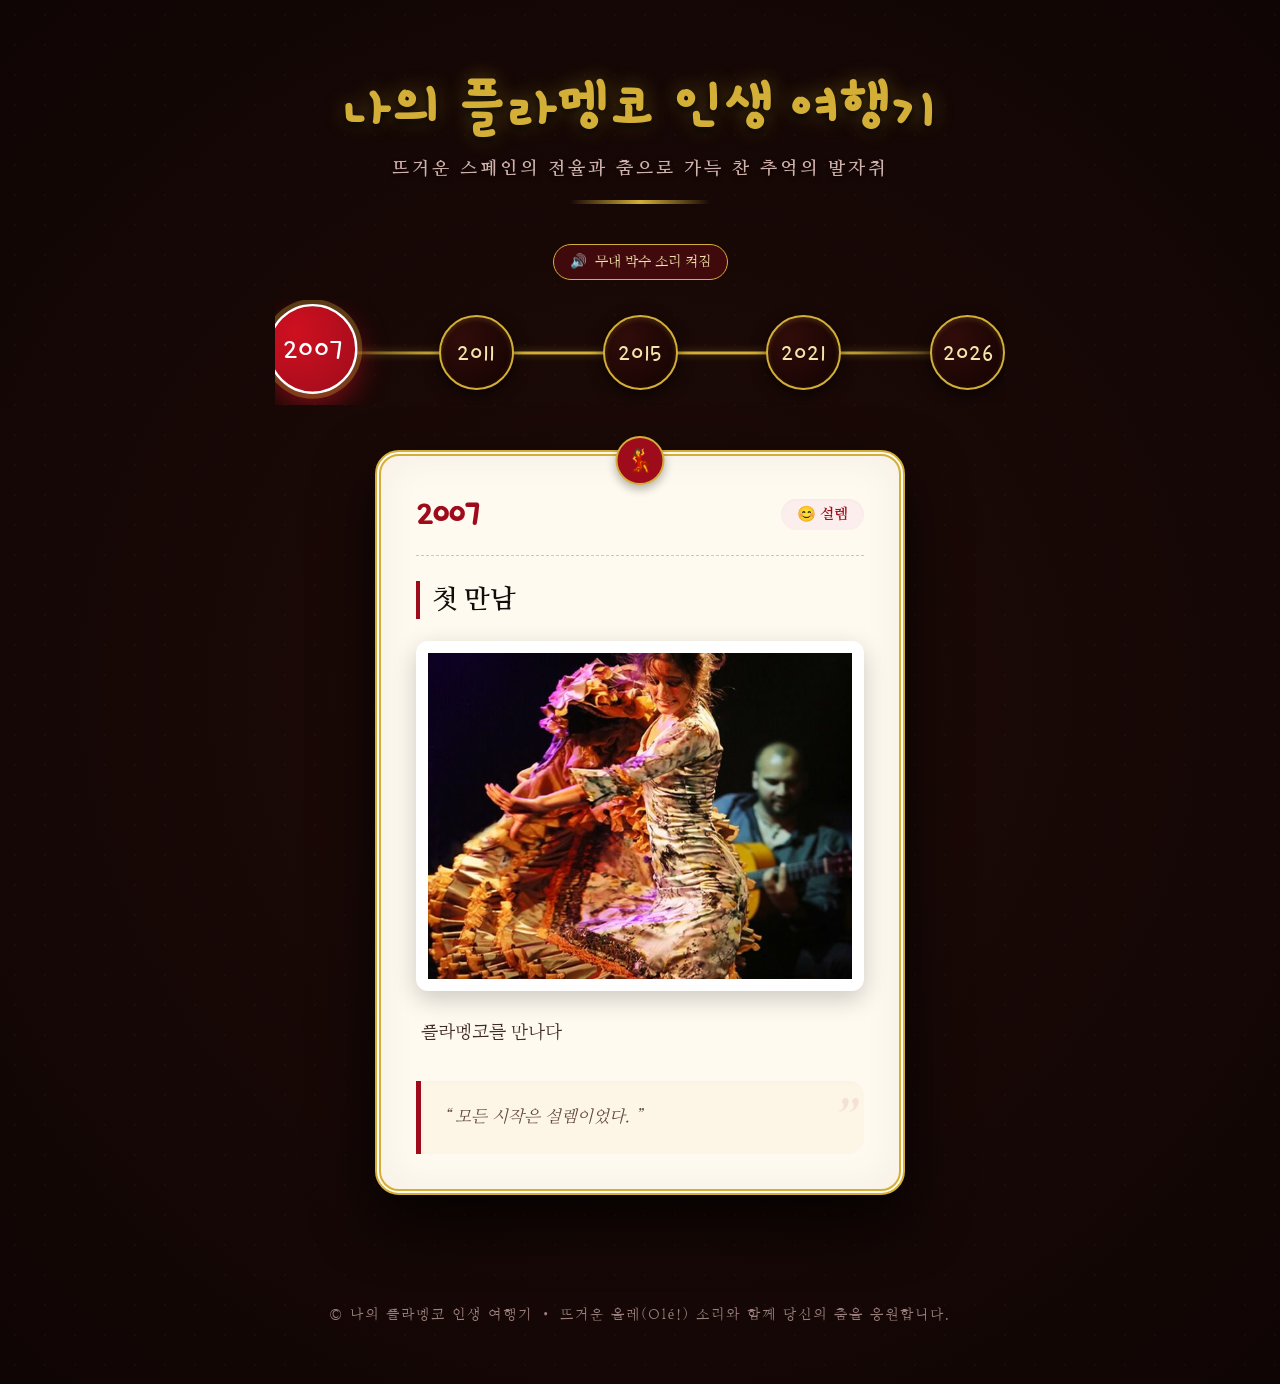
<file: ahnjh/index.html>
<!DOCTYPE html>
<html lang="ko">
<head>
    <meta charset="UTF-8">
    <meta name="viewport" content="width=device-width, initial-scale=1.0">
    <title>나의 플라멩코 인생 여행기</title>
    <style>
        /* 구글 웹폰트 불러오기 (한글 명조체 및 감성 서체) */
        @import url('https://fonts.googleapis.com/css2?family=Cinzel:wght@600;800&family=Gamja+Flower&family=Nanum+Myeongjo:wght@400;700&display=swap');

        /* 스타일 변수 정의 (강렬하고 매혹적인 플라멩코 테마) */
        :root {
            --stage-dark: #0f0504;      /* 깊고 어두운 극장 무대 배경 블랙 */
            --flamenco-red: #9e0c1b;    /* 정열의 카민 레드 */
            --flamenco-crimson: #cf1020;/* 스포트라이트를 받는 선명한 크림슨 */
            --gold-accent: #d4af37;     /* 고급스러운 스페인풍 골드 테두리 */
            --gold-light: #f3e5ab;      /* 부드러운 골드 셰이드 */
            --paper-warm: #fffaf0;      /* 무대 조명을 받는 따뜻한 아이보리 양장지 */
            --text-dark: #2a1512;       /* 가독성 높은 딥 브라운 블랙 */
            --text-light: #ebd0cc;      /* 어두운 배경 위의 고급스러운 라이트 핑크/베이지 */
        }

        * {
            box-sizing: border-box;
            margin: 0;
            padding: 0;
        }

        body {
            font-family: 'Nanum Myeongjo', serif;
            background: radial-gradient(circle at center, #1f0b08 0%, var(--stage-dark) 100%);
            color: var(--text-light);
            min-height: 100vh;
            display: flex;
            flex-direction: column;
            align-items: center;
            padding: 20px;
            overflow-x: hidden;
            position: relative;
        }

        /* 배경 데코레이션 레이스 패턴 */
        body::before {
            content: '';
            position: absolute;
            top: 0; left: 0; right: 0; bottom: 0;
            background-image: radial-gradient(rgba(212, 175, 55, 0.04) 1px, transparent 1px);
            background-size: 30px 30px;
            pointer-events: none;
            z-index: 1;
        }

        /* 헤더 스타일링 (오페라 하우스 커튼 뒤 무대 타이틀 감성) */
        header {
            text-align: center;
            margin-top: 50px;
            margin-bottom: 40px;
            z-index: 10;
            position: relative;
        }

        header h1 {
            font-family: 'Gamja Flower', cursive;
            font-size: 3.8rem;
            color: var(--gold-accent);
            text-transform: uppercase;
            letter-spacing: 1px;
            margin-bottom: 12px;
            text-shadow: 0px 4px 10px rgba(0, 0, 0, 0.9), 0px 0px 20px rgba(212, 175, 55, 0.4);
            animation: pulseTitle 3s infinite alternate;
        }

        @keyframes pulseTitle {
            0% { text-shadow: 0px 4px 10px rgba(0, 0, 0, 0.9), 0px 0px 10px rgba(212, 175, 55, 0.3); }
            100% { text-shadow: 0px 4px 15px rgba(0, 0, 0, 0.9), 0px 0px 30px rgba(212, 175, 55, 0.7); }
        }

        header p {
            font-size: 1.1rem;
            color: #d1b1ab;
            letter-spacing: 3px;
            font-weight: bold;
            text-shadow: 0px 2px 4px rgba(0,0,0,0.5);
        }

        /* 사운드 활성화 토글 탑 바 */
        .sound-toggle-bar {
            margin-bottom: 20px;
            z-index: 10;
        }

        .sound-btn {
            background: rgba(158, 12, 27, 0.3);
            border: 1px solid var(--gold-accent);
            color: var(--gold-light);
            padding: 8px 16px;
            border-radius: 20px;
            font-size: 0.85rem;
            cursor: pointer;
            display: flex;
            align-items: center;
            gap: 8px;
            transition: all 0.3s ease;
            font-family: 'Nanum Myeongjo', serif;
        }

        .sound-btn:hover {
            background: var(--flamenco-red);
            color: #fff;
            box-shadow: 0 0 10px rgba(212, 175, 55, 0.5);
        }

        /* 골드 테두리 장식 라인 */
        .header-line {
            width: 140px;
            height: 4px;
            background: linear-gradient(90deg, transparent, var(--gold-accent), transparent);
            margin: 20px auto 0 auto;
        }

        /* 타임라인 영역 */
        .timeline-wrapper {
            position: relative;
            width: 100%;
            max-width: 750px;
            margin-bottom: 45px;
            padding: 0 10px;
            z-index: 10;
        }

        /* 골드 장식 타임라인 스트랩 */
        .timeline-line {
            position: absolute;
            top: 50%;
            left: 40px;
            right: 40px;
            height: 3px;
            background: linear-gradient(90deg, transparent, var(--gold-accent) 20%, var(--gold-accent) 80%, transparent);
            z-index: 1;
            transform: translateY(-50%);
            box-shadow: 0 0 8px rgba(212, 175, 55, 0.4);
        }

        .timeline-container {
            display: flex;
            justify-content: space-between;
            align-items: center;
            position: relative;
            z-index: 2;
            overflow-x: auto;
            scrollbar-width: none; /* 파이어폭스 스크롤 숨김 */
            padding: 15px 0;
            gap: 15px;
        }

        .timeline-container::-webkit-scrollbar {
            display: none; /* 크롬/사파리 스크롤 숨김 */
        }

        /* 플라멩코 왁스 씰/장미 느낌의 라운드 버튼 */
        .year-btn {
            font-family: 'Gamja Flower', cursive;
            font-size: 1.7rem;
            background: radial-gradient(circle at 30% 30%, #300c09, #120302);
            border: 2px solid var(--gold-accent);
            color: var(--gold-light);
            width: 75px;
            height: 75px;
            border-radius: 50%;
            cursor: pointer;
            transition: all 0.4s cubic-bezier(0.175, 0.885, 0.32, 1.275);
            box-shadow: 0 5px 15px rgba(0, 0, 0, 0.6), inset 0 2px 5px rgba(212,175,55,0.2);
            display: flex;
            align-items: center;
            justify-content: center;
            flex-shrink: 0;
        }

        .year-btn:hover {
            transform: scale(1.15) translateY(-5px);
            background: radial-gradient(circle at 30% 30%, var(--flamenco-crimson), #50040a);
            border-color: #fff;
            color: #fff;
            box-shadow: 0 8px 25px rgba(207, 16, 32, 0.5);
        }

        .year-btn.active {
            background: radial-gradient(circle at 30% 30%, var(--flamenco-crimson), var(--flamenco-red));
            border-color: #fff;
            color: #fff;
            transform: scale(1.2) translateY(-3px);
            box-shadow: 0 0 0 4px rgba(212, 175, 55, 0.3), 0 10px 25px rgba(207, 16, 32, 0.6);
        }

        /* 앨범 카드 컨테이너 */
        .card-container {
            width: 100%;
            max-width: 530px;
            margin-bottom: 70px;
            z-index: 10;
        }

        /* 고급 극장 팜플렛 / 액자 프레임 감성 카드 */
        .memory-card {
            background: var(--paper-warm);
            border-radius: 24px;
            box-shadow: 0 25px 60px rgba(0, 0, 0, 0.8), inset 0 0 40px rgba(42, 21, 18, 0.05);
            border: 6px double var(--gold-accent); /* 골드 이중 액자 프레임 */
            padding: 35px;
            display: none; 
            animation: cardStageUp 0.8s cubic-bezier(0.19, 1, 0.22, 1) forwards;
            position: relative;
            color: var(--text-dark);
        }

        /* 플라멩코 장미 수놓은 무늬 씰 데코레이션 */
        .memory-card::before {
            content: '💃';
            position: absolute;
            top: -20px;
            left: 50%;
            transform: translateX(-50%);
            width: 45px;
            height: 45px;
            background: var(--flamenco-red);
            border: 2px solid var(--gold-accent);
            border-radius: 50%;
            display: flex;
            align-items: center;
            justify-content: center;
            font-size: 1.4rem;
            box-shadow: 0 4px 10px rgba(0,0,0,0.3);
            z-index: 15;
        }

        /* 카드 등장 특수 효과 */
        @keyframes cardStageUp {
            0% {
                opacity: 0;
                transform: translateY(50px) scale(0.95) rotate(-1deg);
            }
            100% {
                opacity: 1;
                transform: translateY(0) scale(1) rotate(0deg);
            }
        }

        /* 카드 헤더 */
        .card-header {
            display: flex;
            justify-content: space-between;
            align-items: center;
            margin-bottom: 25px;
            border-bottom: 1.5px dashed rgba(166, 43, 43, 0.3);
            padding-bottom: 18px;
        }

        .card-year {
            font-family: 'Gamja Flower', cursive;
            font-size: 2.3rem;
            color: var(--flamenco-red);
            font-weight: bold;
            letter-spacing: -1px;
        }

        .card-emotion {
            background-color: #fceeed;
            padding: 6px 16px;
            border-radius: 30px;
            font-size: 0.95rem;
            color: var(--flamenco-red);
            font-weight: bold;
            border: 1px solid var(--accent-border);
            box-shadow: inset 0 1px 3px rgba(0,0,0,0.03);
        }

        /* 카드 제목 */
        .card-title {
            font-family: 'Nanum Myeongjo', serif;
            font-weight: 700;
            font-size: 1.7rem;
            color: #120c0b;
            margin-bottom: 22px;
            line-height: 1.4;
            letter-spacing: -0.5px;
            border-left: 4px solid var(--flamenco-red);
            padding-left: 12px;
        }

        /* 폴라로이드 사진 가죽 프레임 스타일 */
        .card-image-box {
            width: 100%;
            height: 350px;
            background-color: #1a100f;
            border-radius: 12px;
            overflow: hidden;
            margin-bottom: 25px;
            border: 12px solid #fff;
            box-shadow: inset 0 0 15px rgba(0,0,0,0.8), 0 8px 25px rgba(0,0,0,0.2);
            position: relative;
        }

        .card-image-box img {
            width: 100%;
            height: 100%;
            object-fit: cover;
            transition: transform 0.8s cubic-bezier(0.19, 1, 0.22, 1);
        }

        .card-image-box:hover img {
            transform: scale(1.08) rotate(1deg); /* 극적인 포커스 효과 */
        }

        /* 감성 스토리 폰트 및 구조 */
        .card-story {
            font-family: 'Nanum Myeongjo', serif;
            font-size: 1.15rem;
            line-height: 1.9;
            color: #3e2a26;
            margin-bottom: 30px;
            text-align: justify;
            white-space: pre-line;
            padding: 0 5px;
        }

        /* 플라멩코 무대의 격조 높은 명언 */
        .card-quote {
            background-color: #fdf5e6;
            border-left: 5px solid var(--flamenco-red);
            padding: 22px;
            margin: 0;
            font-style: italic;
            color: #5c433e;
            line-height: 1.7;
            font-size: 1.05rem;
            border-radius: 0 15px 15px 0;
            position: relative;
            box-shadow: inset 2px 2px 5px rgba(0,0,0,0.02);
        }

        .card-quote::after {
            content: '”';
            font-family: 'Cinzel', serif;
            position: absolute;
            bottom: -15px;
            right: 15px;
            font-size: 4.5rem;
            color: rgba(158, 12, 27, 0.08);
            line-height: 1;
        }

        /* 푸터 장식 */
        footer {
            margin-top: auto;
            padding: 40px 20px;
            text-align: center;
            font-size: 0.9rem;
            color: #9c807b;
            letter-spacing: 2px;
            z-index: 10;
        }

        /* 모바일 최적화 미디어 쿼리 */
        @media (max-width: 600px) {
            header h1 {
                font-size: 2.8rem;
            }

            .timeline-line {
                display: none; /* 터치 스크롤에 맞추어 보강 */
            }

            .timeline-container {
                justify-content: flex-start;
                padding: 10px 15px;
                background-color: rgba(0, 0, 0, 0.4);
                border: 1px solid rgba(212, 175, 55, 0.2);
                border-radius: 50px;
            }

            .year-btn {
                font-size: 1.4rem;
                width: 65px;
                height: 65px;
            }

            .card-image-box {
                height: 270px;
            }

            .card-title {
                font-size: 1.4rem;
            }

            .card-story {
                font-size: 1.05rem;
            }
        }
    </style>
</head>
<body>

    <header>
        <h1>나의 플라멩코 인생 여행기</h1>
        <p>뜨거운 스페인의 전율과 춤으로 가득 찬 추억의 발자취</p>
        <div class="header-line"></div>
    </header>

    <!-- 인터랙티브 사운드 기능 제어 -->
    <div class="sound-toggle-bar">
        <button class="sound-btn" id="soundBtn" onclick="toggleSound()">
            <span id="soundIcon">🔊</span> <span id="soundText">무대 박수 소리 켜짐</span>
        </button>
    </div>

    <!-- 타임라인 조작기 -->
    <div class="timeline-wrapper">
        <div class="timeline-line"></div>
        <div class="timeline-container" id="timelineButtons"></div>
    </div>

    <!-- 추억 카드 출력판 -->
    <div class="card-container">
        <div class="memory-card" id="memoryCard">
            <div class="card-header">
                <span class="card-year" id="resYear">2007</span>
                <span class="card-emotion" id="resEmotion">😊 설렘</span>
            </div>
            <h2 class="card-title" id="resTitle">첫 만남</h2>
            <div class="card-image-box">
                <!-- 사용자의 실제 이미지 파일명을 렌더링하고, 미발견 시 감명 깊고 화려한 고품질 백업 춤사위 이미지로 대체 -->
                <img id="resImg" src="" alt="추억 사진" onerror="handleImageError(this)">
            </div>
            <p class="card-story" id="resStory">이야기가 들어가는 자리입니다.</p>
            <blockquote class="card-quote" id="resQuote">명언이 들어가는 자리입니다.</blockquote>
        </div>
    </div>

    <footer>
        <p>© 나의 플라멩코 인생 여행기 • 뜨거운 올레(Olé!) 소리와 함께 당신의 춤을 응원합니다.</p>
    </footer>

    <script>
        // 업로드해주신 Excel 데이터를 완벽히 매칭한 데이터 구조 (최종 수정 반영)
        const memoryData = [
            {
                year: 2007,
                title: '첫 만남',
                story: '플라멩코를 만나다 ',
                emotion: '😊 설렘',
                imgFile: '2007.jpg',
                // 플라멩코 춤선과 드레스의 매혹적인 움직임
                backupImg: 'https://images.unsplash.com/photo-1508700115892-45ecd05ae2ad?auto=format&fit=crop&q=80&w=800',
                quote: '모든 시작은 설렘이었다.'
            },
            {
                year: 2011,
                title: '세비야를 가다',
                story: '새로운 꿈을 향해 내딛었다',
                emotion: '❤️ 행복',
                imgFile: '2011.jpg',
                // 안달루시아 세비야 광장의 정취와 댄서의 실루엣
                backupImg: 'https://images.unsplash.com/photo-1558008258-3256797b43f3?auto=format&fit=crop&q=80&w=800',
                quote: '모든 것이 마냥 좋기만 했다.'
            },
            {
                year: 2015,
                title: '무용수 안주희',
                story: '내이름을 걸고 춤추기 시작했다',
                emotion: '😄 기대',
                imgFile: '2015.jpg',
                // 조명 아래 정열을 쏟아내는 아름다운 플라멩코 댄서
                backupImg: 'https://images.unsplash.com/photo-1516450360452-9312f5e86fc7?auto=format&fit=crop&q=80&w=800',
                quote: '도전은 새로운 세상을 연다.'
            },
            {
                year: 2021,
                title: '스튜디오루나',
                story: '대구와 서울에 플라멩코 스튜디오를 열다',
                emotion: '😅 긴장',
                imgFile: '2021.jpg',
                // 따뜻한 조명 아래 마룻바닥과 춤을 준비하는 스튜디오 무드
                backupImg: 'https://images.unsplash.com/photo-1508847154043-be12a327dc6f?auto=format&fit=crop&q=80&w=800',
                quote: '그들 또한 나의 스승이다.'
            },
            {
                year: 2026,
                title: '플라멩코 굿판',
                story: '플라멩코? 굿? 내가 딛고 있는 이땅에서 나의 플라멩코 씨앗을 틔어본다',
                emotion: '집중',
                imgFile: '2026.jpg',
                // 동양의 기운과 열정적인 붉은 춤사위가 어우러진 신비한 예술적 공연
                backupImg: 'https://images.unsplash.com/photo-1460723237483-7a6dc9d0b212?auto=format&fit=crop&q=80&w=800',
                quote: '두려움은 우리가 올바른 방향으로 가고 있다는 신호다'
            }
        ];

        // 가상 오디오 효과 및 설정
        let soundEnabled = true;
        let audioCtx = null;

        function toggleSound() {
            soundEnabled = !soundEnabled;
            const icon = document.getElementById('soundIcon');
            const text = document.getElementById('soundText');
            if (soundEnabled) {
                icon.textContent = '🔊';
                text.textContent = '무대 박수 소리 켜짐';
            } else {
                icon.textContent = '🔇';
                text.textContent = '소리 꺼짐';
            }
        }

        // Web Audio API를 활용한 가상 'Palmas'(손뼉/캐스터네츠) 소리 합성 엔진
        function playFlamencoSound() {
            if (!soundEnabled) return;
            
            try {
                if (!audioCtx) {
                    audioCtx = new (window.AudioContext || window.webkitAudioContext)();
                }
                
                // 오디오 콘텍스트가 정지 상태일 시 재개
                if (audioCtx.state === 'suspended') {
                    audioCtx.resume();
                }

                // 1. 단단한 목재 캐스터네츠/나무 박수 타격음 합성
                const osc = audioCtx.createOscillator();
                const gain = audioCtx.createGain();
                const filter = audioCtx.createBiquadFilter();

                osc.type = 'triangle';
                osc.frequency.setValueAtTime(800, audioCtx.currentTime);
                osc.frequency.exponentialRampToValueAtTime(80, audioCtx.currentTime + 0.1);

                // 고음역대 노이즈처럼 맑게 걸러내어 타격감 부여
                filter.type = 'bandpass';
                filter.frequency.value = 1000;
                filter.Q.value = 1.2;

                gain.gain.setValueAtTime(0.6, audioCtx.currentTime);
                gain.gain.exponentialRampToValueAtTime(0.01, audioCtx.currentTime + 0.12);

                osc.connect(filter);
                filter.connect(gain);
                gain.connect(audioCtx.destination);

                osc.start();
                osc.stop(audioCtx.currentTime + 0.15);

                // 2. 약간의 딜레이를 두고 울리는 플라멩코 손뼉 잔향 (두 손바닥의 마찰음)
                setTimeout(() => {
                    const osc2 = audioCtx.createOscillator();
                    const gain2 = audioCtx.createGain();
                    osc2.type = 'sine';
                    osc2.frequency.setValueAtTime(600, audioCtx.currentTime);
                    osc2.frequency.exponentialRampToValueAtTime(120, audioCtx.currentTime + 0.08);

                    gain2.gain.setValueAtTime(0.3, audioCtx.currentTime);
                    gain2.gain.exponentialRampToValueAtTime(0.01, audioCtx.currentTime + 0.1);

                    osc2.connect(gain2);
                    gain2.connect(audioCtx.destination);
                    osc2.start();
                    osc2.stop(audioCtx.currentTime + 0.1);
                }, 40);

            } catch (e) {
                console.log("Audio play blocked or not supported by browser security policy.");
            }
        }

        const buttonsContainer = document.getElementById('timelineButtons');
        const card = document.getElementById('memoryCard');

        // 카드 하부 바인딩 DOM 정의
        const resYear = document.getElementById('resYear');
        const resEmotion = document.getElementById('resEmotion');
        const resTitle = document.getElementById('resTitle');
        const resImg = document.getElementById('resImg');
        const resStory = document.getElementById('resStory');
        const resQuote = document.getElementById('resQuote');

        // 1. 연도 버튼 동적 선언
        memoryData.forEach((data, index) => {
            const btn = document.createElement('button');
            btn.className = 'year-btn';
            btn.textContent = data.year;
            btn.onclick = () => {
                playFlamencoSound();
                showMemory(data, btn);
            };
            buttonsContainer.appendChild(btn);

            // 초기 페이지 진입 시 2007년 카드 활성화
            if(index === 0) {
                showMemory(data, btn);
            }
        });

        // 2. 이미지 에러 핸들러 (사용자 로컬 사진 파일이 미처 폴더에 담기지 않았을 때, 완벽히 테마에 맞는 고화질 플라멩코 백업 이미지로 보완)
        function handleImageError(imageElement) {
            const currentYear = parseInt(resYear.textContent);
            const foundData = memoryData.find(d => d.year === currentYear);
            if (foundData && imageElement.src !== foundData.backupImg) {
                imageElement.src = foundData.backupImg;
            }
        }

        // 3. 타임라인 체인징 핸들러 함수
        function showMemory(data, targetButton) {
            // 버튼 액티브 클래스 조율
            document.querySelectorAll('.year-btn').forEach(b => b.classList.remove('active'));
            targetButton.classList.add('active');

            // 극적인 팜플렛 전환 효과를 위해 임시 숨김 후 표시
            card.style.display = 'none';
            
            // 데이터 매칭 및 감정 라벨 꾸미기
            resYear.textContent = data.year;
            resEmotion.textContent = data.emotion;
            resTitle.textContent = data.title;
            resStory.textContent = data.story;
            resQuote.textContent = `“ ${data.quote} ”`;
            
            // 사용자의 로컬 전용 이미지 주소 설정 (예: 2007.jpg, 2026.jpg 등)
            resImg.src = data.imgFile;

            // 브라우저 렌더링 주기에 맞춰 스포트라이트 열기 애니메이션 효과 재실행
            setTimeout(() => {
                card.style.display = 'block';
            }, 25);
        }
    </script>
</body>
</html>
</file>
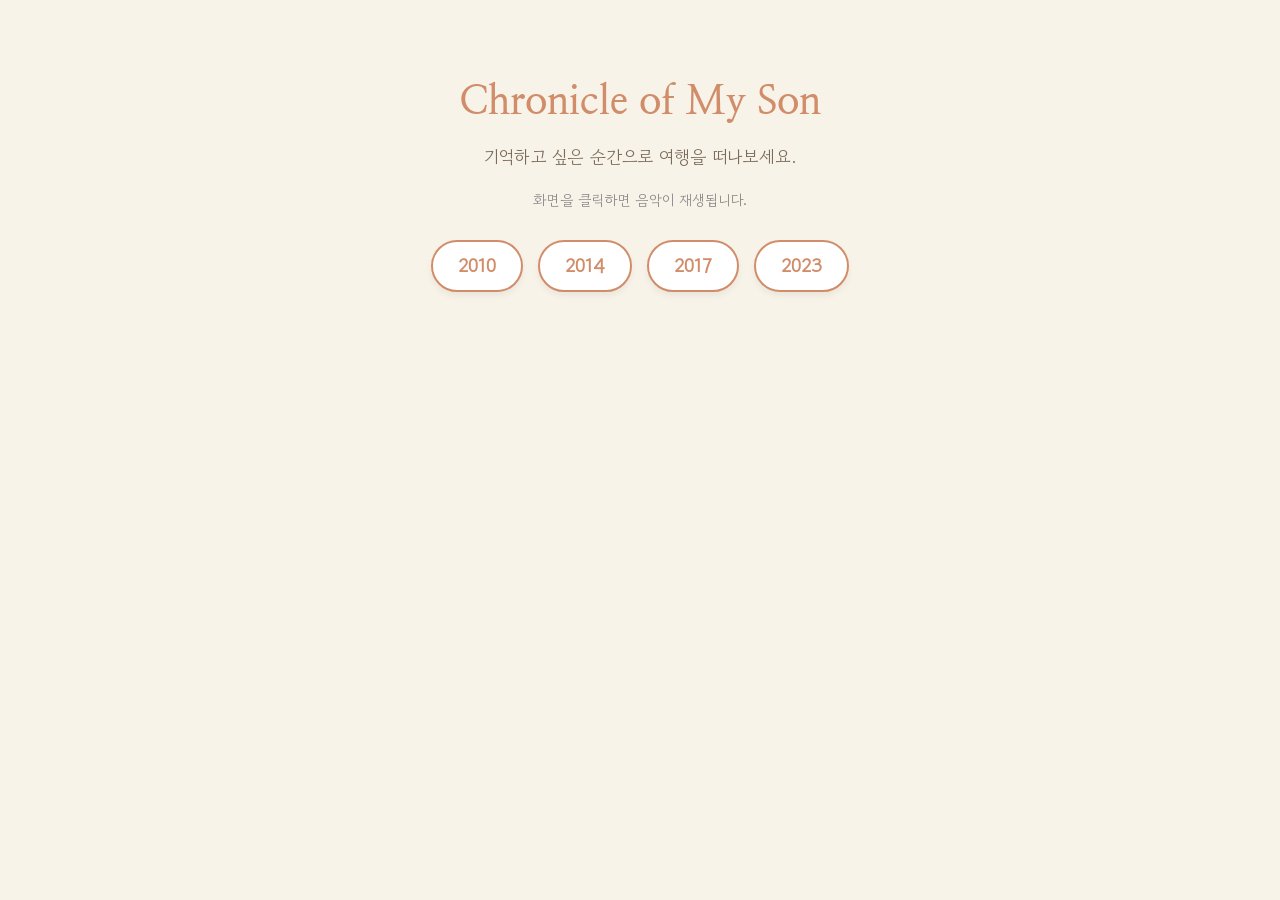
<file: banges/index.html>
<!DOCTYPE html>
<html lang="ko">
<head>
    <meta charset="UTF-8">
    <meta name="viewport" content="width=device-width, initial-scale=1.0">
    <title>Chronicle of My Son</title>
    <link rel="preconnect" href="https://fonts.googleapis.com">
    <link rel="preconnect" href="https://fonts.gstatic.com" crossorigin>
    <link href="https://fonts.googleapis.com/css2?family=Gowun+Dodum&family=Nanum+Myeongjo:wght@400;700&display=swap" rel="stylesheet">
    
    <style>
        :root {
            --bg-color: #f7f3e8;
            --point-color: #d18d6a;
            --text-main: #4a3f35;
            --text-sub: #7a6a5a;
        }

        body {
            margin: 0;
            padding: 0;
            background-color: var(--bg-color);
            background-image: url('https://www.transparenttextures.com/patterns/cream-paper.png');
            font-family: 'Gowun Dodum', sans-serif;
            color: var(--text-main);
            display: flex;
            flex-direction: column;
            align-items: center;
            min-height: 100vh;
        }

        header { text-align: center; margin-top: 50px; margin-bottom: 30px; }
        header h1 { font-family: 'Nanum Myeongjo', serif; font-size: 2.5rem; color: var(--point-color); margin-bottom: 10px; }
        header p { color: var(--text-sub); font-size: 1.1rem; }

        .year-container { display: flex; gap: 15px; flex-wrap: wrap; justify-content: center; margin-bottom: 40px; max-width: 800px; }

        .year-btn {
            background-color: #fff;
            border: 2px solid var(--point-color);
            color: var(--point-color);
            padding: 10px 25px;
            border-radius: 30px;
            font-family: 'Gowun Dodum', sans-serif;
            font-size: 1.2rem;
            font-weight: bold;
            cursor: pointer;
            transition: all 0.3s ease;
            box-shadow: 0 4px 6px rgba(0,0,0,0.05);
        }

        .year-btn:hover, .year-btn.active {
            background-color: var(--point-color);
            color: #fff;
            transform: translateY(-3px);
        }

        .card-container { width: 100%; max-width: 600px; display: none; opacity: 0; transform: translateY(20px); transition: all 0.5s ease-in-out; padding: 0 20px; box-sizing: border-box; }
        .card-container.show { display: block; opacity: 1; transform: translateY(0); }
        .album-card { background: #fff; padding: 25px; border-radius: 10px; box-shadow: 0 10px 25px rgba(0,0,0,0.08); }

        .polaroid { background-color: #fff; padding: 15px 15px 40px 15px; box-shadow: 0 4px 10px rgba(0,0,0,0.1); margin-bottom: 25px; transform: rotate(-2deg); }
        .polaroid img { width: 100%; height: 350px; object-fit: cover; background-color: #ececec; }
        .polaroid-title { text-align: center; font-family: 'Nanum Myeongjo', serif; font-weight: bold; margin-top: 10px; }

        .content-area { text-align: center; }
        .emotion-badge { display: inline-block; background-color: #f0e6d2; padding: 5px 15px; border-radius: 20px; margin-bottom: 15px; }
        .story { font-size: 1.2rem; line-height: 1.6; margin-bottom: 20px; }
        .quote { font-family: 'Nanum Myeongjo', serif; color: var(--text-sub); padding: 15px; border-top: 1px dashed #dcb8a3; }
        
        #music-notice { margin-top: 20px; font-size: 0.9rem; color: #888; }
    </style>
</head>
<body>

    <header>
        <h1>Chronicle of My Son</h1>
        <p>기억하고 싶은 순간으로 여행을 떠나보세요.</p>
        <div id="music-notice">화면을 클릭하면 음악이 재생됩니다.</div>
    </header>

    <div class="year-container" id="yearButtons"></div>
    <div class="card-container" id="cardContainer">
        <div class="album-card" id="albumCard"></div>
    </div>

    <!-- 오디오 태그: 업로드하신 파일 적용 -->
    <audio id="bgMusic" loop>
        <source src="Alan Walker - Faded.mp3" type="audio/mpeg">
        브라우저가 오디오 재생을 지원하지 않습니다.
    </audio>

    <script>
        const memoryData = [
            { year: 2010, title: "As Baby", story: "세상에 나를 선보이다", emotion: "😊 설렘", image: "baby.jpg", fallback: "https://images.unsplash.com/photo-1555252333-9f8e92e65df9?auto=format&fit=crop&w=800&q=80", quote: "모든 시작은 설렘이었다." },
            { year: 2014, title: "As Kid", story: "모든 것이 새로왔다", emotion: "❤️ 행복", image: "kid.jpg", fallback: "https://images.unsplash.com/photo-1503454537195-1dcabb73ffb9?auto=format&fit=crop&w=800&q=80", quote: "모든 것이 마냥 좋기만 했다." },
            { year: 2017, title: "As Child", story: "학교라는 공간, 설렘과 두려움이 공존했다", emotion: "😄 기대", image: "enter.jpg", fallback: "https://images.unsplash.com/photo-1427504494785-3a9ca7044f45?auto=format&fit=crop&w=800&q=80", quote: "도전은 새로운 세상을 연다." },
            { year: 2023, title: "As Adolescent", story: "몸과 마음이 하루하루 달라진다", emotion: "😅 긴장", image: "sixth.jpg", fallback: "https://images.unsplash.com/photo-1516321318423-f06f85e504b3?auto=format&fit=crop&w=800&q=80", quote: "경험은 최고의 스승이다." }
        ];

        const yearButtonsContainer = document.getElementById('yearButtons');
        const cardContainer = document.getElementById('cardContainer');
        const albumCard = document.getElementById('albumCard');
        const bgMusic = document.getElementById('bgMusic');

        // 첫 클릭 시 음악 시작
        document.body.addEventListener('click', () => {
            if (bgMusic.paused) {
                bgMusic.play();
                document.getElementById('music-notice').innerText = "음악이 재생 중입니다 🎵";
            }
        }, { once: true });

        memoryData.forEach(data => {
            const btn = document.createElement('button');
            btn.classList.add('year-btn');
            btn.innerText = Math.floor(data.year);
            btn.addEventListener('click', () => {
                document.querySelectorAll('.year-btn').forEach(b => b.classList.remove('active'));
                btn.classList.add('active');
                showMemoryCard(data);
            });
            yearButtonsContainer.appendChild(btn);
        });

        function showMemoryCard(data) {
            cardContainer.classList.remove('show');
            setTimeout(() => {
                albumCard.innerHTML = `
                    <div class="polaroid">
                        <img src="${data.image}" alt="기억의 사진" onerror="this.onerror=null; this.src='${data.fallback}';">
                        <div class="polaroid-title">${data.title} (${Math.floor(data.year)}년)</div>
                    </div>
                    <div class="content-area">
                        <div class="emotion-badge">${data.emotion}</div>
                        <div class="story">${data.story}</div>
                        <div class="quote">"${data.quote}"</div>
                    </div>
                `;
                cardContainer.classList.add('show');
            }, 150);
        }
    </script>
</body>
</html>
</file>
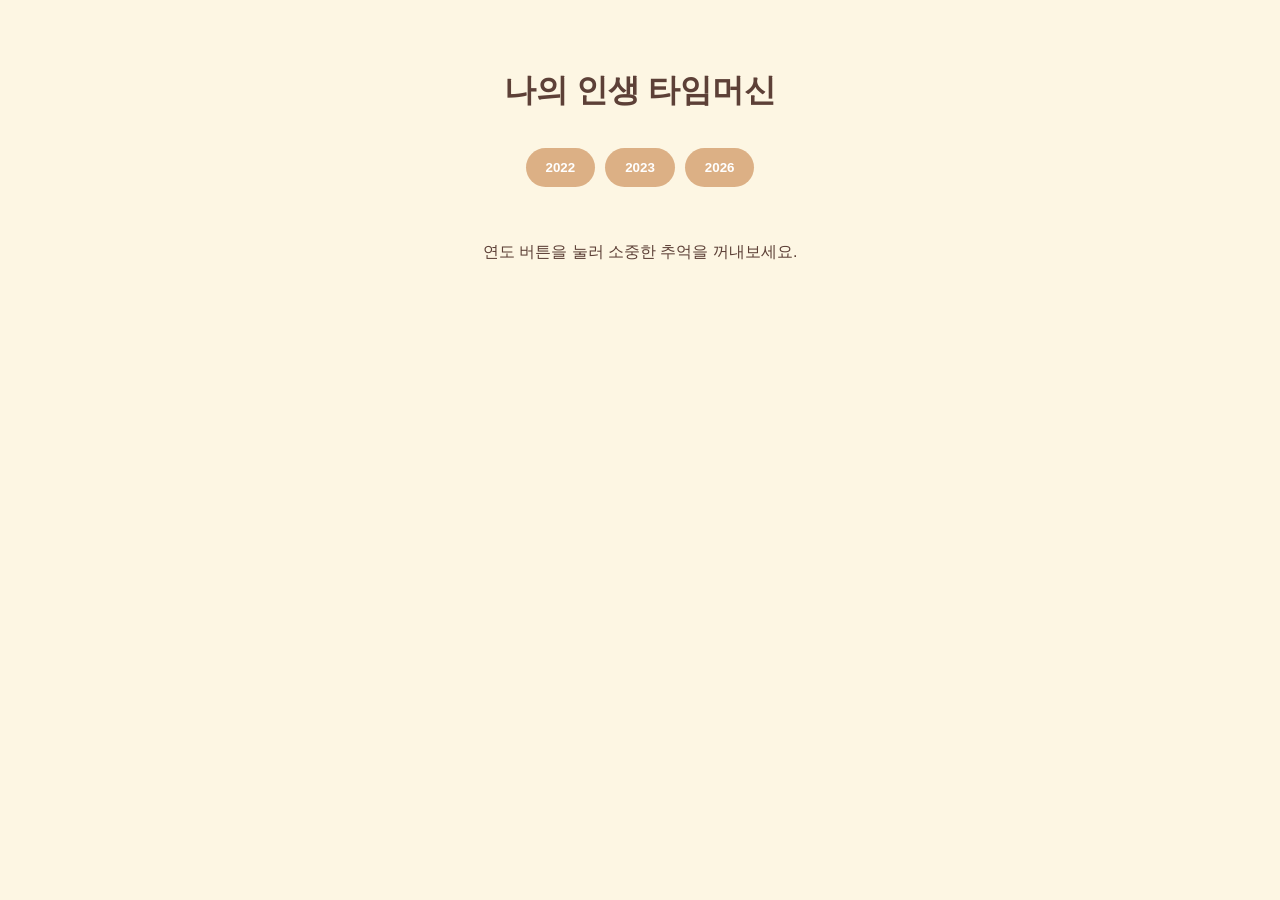
<file: hwangsy/index.html>
<!DOCTYPE html>
<html lang="ko">
<head>
    <meta charset="UTF-8">
    <meta name="viewport" content="width=device-width, initial-scale=1.0">
    <title>나의 인생 타임머신</title>
    <style>
        body {
            background-color: #fdf6e3;
            font-family: 'Pretendard', sans-serif;
            text-align: center;
            padding: 40px 20px;
            color: #5d4037;
        }
        .container {
            max-width: 600px;
            margin: auto;
        }
        h1 { font-family: 'Georgia', serif; margin-bottom: 30px; }
        
        #year-buttons { margin-bottom: 40px; }
        
        button {
            margin: 5px;
            padding: 12px 20px;
            background-color: #dcb085;
            border: none;
            border-radius: 25px;
            cursor: pointer;
            color: white;
            font-weight: bold;
            transition: transform 0.2s, background-color 0.2s;
        }
        button:hover { background-color: #bf8f63; transform: scale(1.05); }

        .card {
            background: #ffffff;
            padding: 30px;
            border-radius: 20px;
            box-shadow: 0 10px 20px rgba(0,0,0,0.05);
            border: 1px solid #efeae0;
            animation: fadeIn 0.5s ease-in-out;
        }
        .card img {
            width: 100%;
            height: 250px;
            object-fit: cover;
            border-radius: 15px;
            margin-bottom: 20px;
        }
        @keyframes fadeIn { from { opacity: 0; transform: translateY(10px); } to { opacity: 1; transform: translateY(0); } }
    </style>
</head>
<body>

    <div class="container">
        <h1>나의 인생 타임머신</h1>
        <div id="year-buttons"></div>
        <div id="card-display">
            <p style="margin-top: 50px;">연도 버튼을 눌러 소중한 추억을 꺼내보세요.</p>
        </div>
    </div>

    <script>
        // 업로드해주신 이미지 파일(2022.jpg, 2023.jpg, 2026.jpg)을 반영했습니다.
        const data = [
            { year: 2022, title: "하나개 해수욕장", story: "신랑과 함께", emotion: "행복", photo: "2022.jpg", quote: "행복은 특별한 곳에 있는 것이 아니라, 사랑하는 사람과 함께하는 순간에 있다" },
            { year: 2023, title: "강릉 카페", story: "신랑과 함께", emotion: "즐거움", photo: "2023.jpg", quote: "좋은 사람과의 시간은 평범한 하루도 여행으로 만든다" },
            { year: 2026, title: "춘천 추모공원", story: "신랑과 함께", emotion: "고마움", photo: "2026.jpg", quote: "감사는 지나온 시간을 아름답게 기억하게 하는 마음의 선물이다" }
        ];

        const buttonContainer = document.getElementById('year-buttons');
        const cardDisplay = document.getElementById('card-display');

        data.forEach(item => {
            const btn = document.createElement('button');
            btn.innerText = item.year;
            btn.onclick = () => showCard(item);
            buttonContainer.appendChild(btn);
        });

        function showCard(item) {
            cardDisplay.innerHTML = `
                <div class="card">
                    <h2>${item.year}년 - ${item.title}</h2>
                    <img src="${item.photo}" alt="${item.title}">
                    <p><strong>이야기:</strong> ${item.story}</p>
                    <p><strong>감정:</strong> ${item.emotion}</p>
                    <p style="font-style: italic; color: #8d6e63; margin-top: 20px;">"${item.quote}"</p>
                </div>
            `;
        }
    </script>
</body>
</html>
</file>
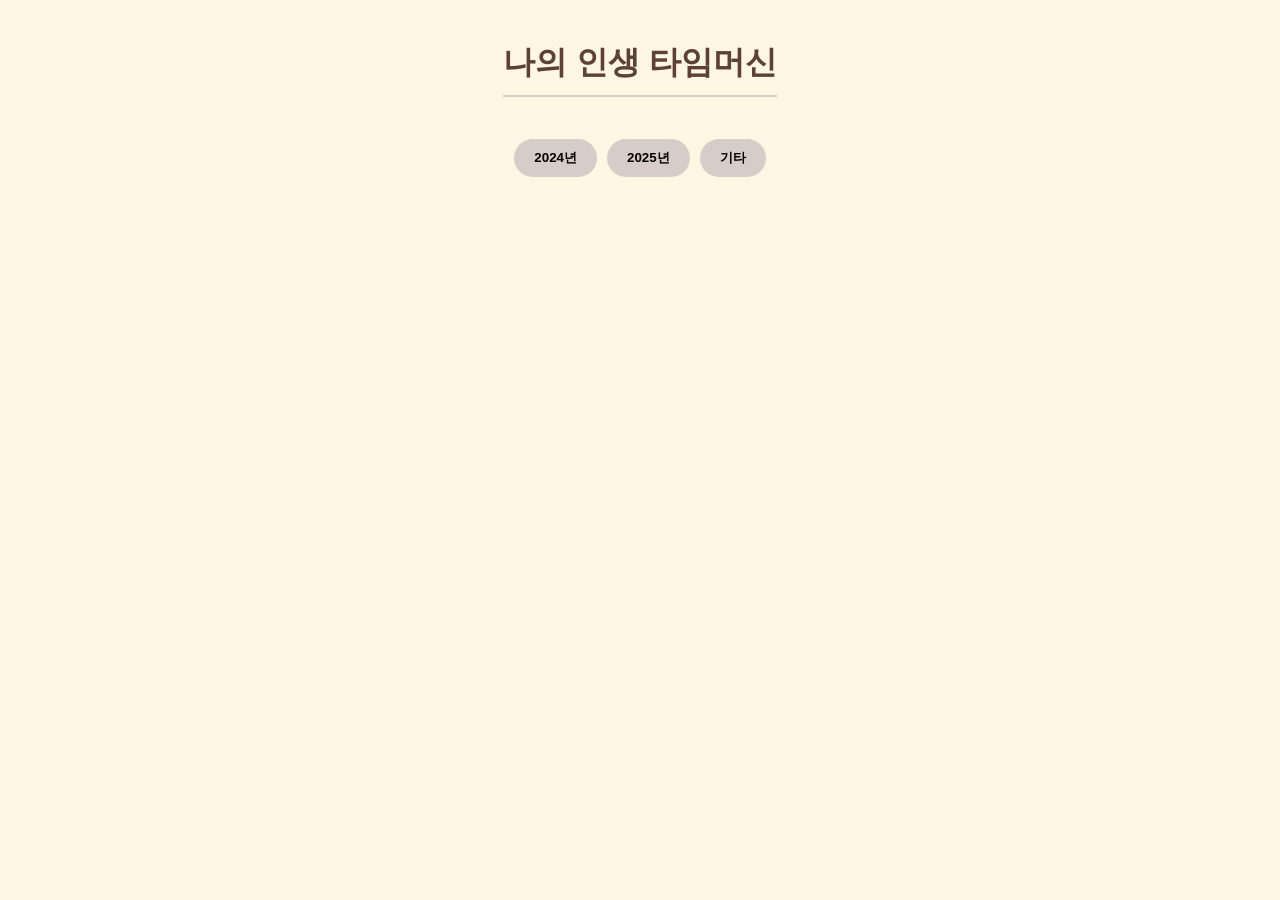
<file: kangsj/index.html>
<!DOCTYPE html>
<html lang="ko">
<head>
    <meta charset="UTF-8">
    <meta name="viewport" content="width=device-width, initial-scale=1.0">
    <title>나의 인생 타임머신</title>
    <style>
        :root {
            --warm-bg: #fdf6e3;
            --card-bg: #ffffff;
            --text-color: #5d4037;
            --accent: #d7ccc8;
        }
        body {
            background-color: var(--warm-bg);
            color: var(--text-color);
            font-family: 'Pretendard', sans-serif;
            display: flex;
            flex-direction: column;
            align-items: center;
            padding: 20px;
            margin: 0;
        }
        h1 { border-bottom: 2px solid var(--accent); padding-bottom: 10px; }
        #year-buttons { margin: 20px 0; display: flex; flex-wrap: wrap; justify-content: center; gap: 10px; }
        button {
            padding: 10px 20px;
            border: none;
            border-radius: 20px;
            background: var(--accent);
            cursor: pointer;
            font-weight: bold;
            transition: transform 0.2s, background 0.3s;
        }
        button:hover { background: #bcaaa4; transform: translateY(-2px); }
        .card-container { display: flex; flex-wrap: wrap; gap: 20px; justify-content: center; margin-top: 20px; }
        .card {
            background: var(--card-bg);
            padding: 25px;
            border-radius: 20px;
            width: 300px;
            box-shadow: 0 4px 15px rgba(0,0,0,0.1);
            text-align: center;
            border-top: 5px solid var(--accent);
        }
        .card img { width: 100%; height: 180px; object-fit: cover; border-radius: 10px; margin-bottom: 15px; }
        .emotion { font-size: 1rem; margin: 10px 0; color: #8d6e63; }
        .quote { font-style: italic; color: #795548; margin-top: 15px; font-weight: bold; font-size: 0.9rem; }
    </style>
</head>
<body>

    <h1>나의 인생 타임머신</h1>
    <div id="year-buttons"></div>
    <div id="memory-cards" class="card-container"></div>

    <script>
        // CSV 데이터 기반 배열
        const rawData = [
            {year: 2024, title: "새 출발", story: "내 인생 2/3의 시간을 보낸 직장을 나오다", emotion: "😊 설렘", photo: "", quote: "아무 것도 안하면 아무일로 일어나지 않는다."},
            {year: 2024, title: "산티아고로 떠나다", story: "37일간의 고행이였지만 내안의 평화를 찾고 인생 후반전을 살 에너지를 받았다.", emotion: "❤️ 사랑", photo: "", quote: "인생은 멀리서 보면 희극이지만 가까이서 보면 비극이다."},
            {year: 2025, title: "텃밭", story: "텃밭을 가꾸며 자연과 함께하다.", emotion: "😄 기대", photo: "", quote: "도전은 새로운 세상을 연다."},
            {year: "기타", title: "성찰", story: "경험을 통해 한 층 더 성장하다.", emotion: "😅 긴장", photo: "", quote: "경험은 최고의 스승이다."}
        ];

        const container = document.getElementById('year-buttons');
        const cardArea = document.getElementById('memory-cards');

        // 연도별 버튼 생성
        const years = [...new Set(rawData.map(item => item.year))];
        years.forEach(year => {
            const btn = document.createElement('button');
            btn.innerText = (year === "기타" ? "" : year) + (year === "기타" ? "기타" : "년");
            btn.onclick = () => renderCards(year);
            container.appendChild(btn);
        });

        function renderCards(year) {
            cardArea.innerHTML = '';
            const filtered = rawData.filter(d => d.year === year);
            filtered.forEach(data => {
                const card = document.createElement('div');
                card.className = 'card';
                
                // 이미지 처리: 데이터가 있으면 해당 이미지, 없으면 랜덤 일러스트 URL
                const imgSrc = data.photo || `https://picsum.photos/300/180?random=${data.title.length}`;
                
                card.innerHTML = `
                    <img src="${imgSrc}" alt="추억 사진">
                    <h2>${data.title}</h2>
                    <p>${data.story}</p>
                    <div class="emotion">${data.emotion}</div>
                    <div class="quote">"${data.quote}"</div>
                `;
                cardArea.appendChild(card);
            });
        }
    </script>
</body>
</html>
</file>
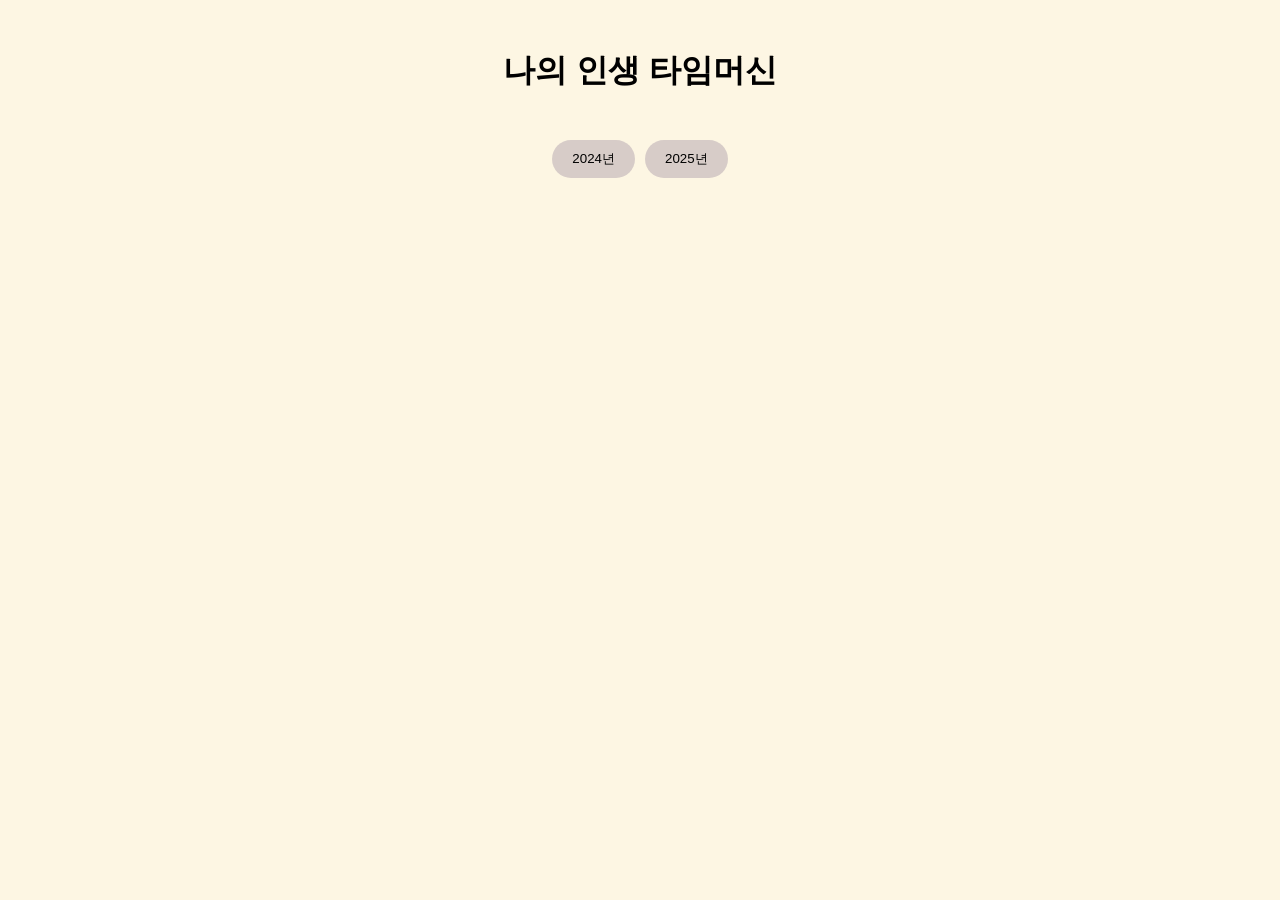
<file: kangsj/home/code_artifact (1).html>
<!DOCTYPE html>
<html lang="ko">
<head>
    <meta charset="UTF-8">
    <meta name="viewport" content="width=device-width, initial-scale=1.0">
    <title>나의 인생 타임머신</title>
    <style>
        body { font-family: 'Pretendard', sans-serif; background: #fdf6e3; display: flex; flex-direction: column; align-items: center; padding: 20px; }
        .button-area { margin: 20px; }
        button { padding: 10px 20px; margin: 5px; cursor: pointer; border-radius: 20px; border: none; background: #d7ccc8; }
        .card { background: white; padding: 20px; border-radius: 15px; width: 300px; box-shadow: 0 4px 6px rgba(0,0,0,0.1); margin-top: 20px; }
    </style>
</head>
<body>
    <h1>나의 인생 타임머신</h1>
    <div class="button-area" id="btns"></div>
    <div id="display"></div>

    <script>
        const data = [
            {year: 2024, title: "새 출발", story: "직장을 나오다", emotion: "😊 설렘", quote: "아무 것도 안하면 아무일로 일어나지 않는다."},
            {year: 2024, title: "산티아고", story: "37일간의 고행과 평화", emotion: "❤️ 사랑", quote: "인생은 멀리서 보면 희극..."},
            {year: 2025, title: "텃밭", story: "자연과 함께하다", emotion: "😄 기대", quote: "도전은 새로운 세상을 연다."}
        ];

        const btns = document.getElementById('btns');
        const display = document.getElementById('display');

        [...new Set(data.map(d => d.year))].forEach(y => {
            const b = document.createElement('button');
            b.innerText = y + "년";
            b.onclick = () => {
                display.innerHTML = data.filter(d => d.year === y).map(item => `
                    <div class="card">
                        <h3>${item.title}</h3>
                        <p>${item.story}</p>
                        <p><strong>감정:</strong> ${item.emotion}</p>
                        <p><em>${item.quote}</em></p>
                    </div>
                `).join('');
            };
            btns.appendChild(b);
        });
    </script>
</body>
</html>
</file>
